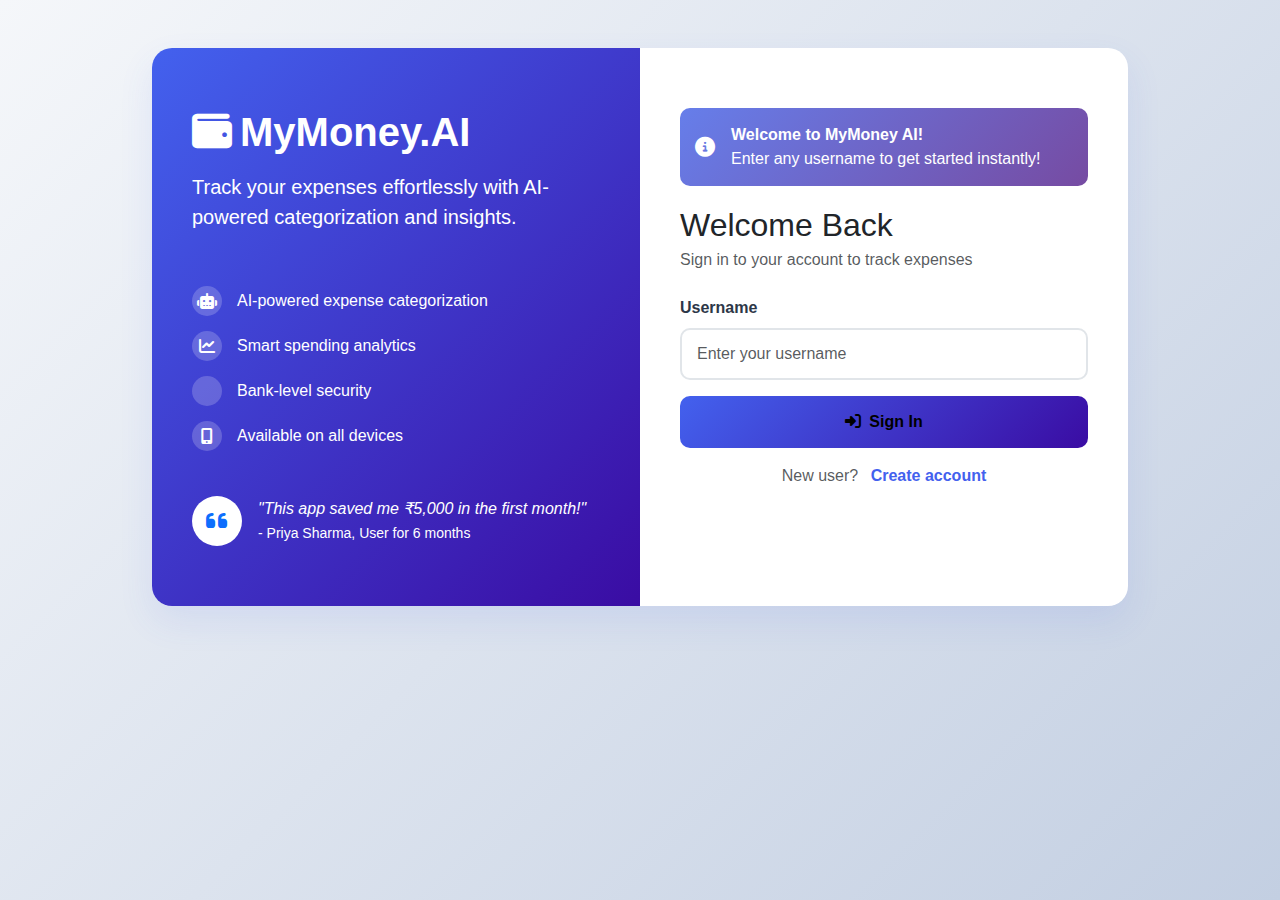
<file: index.html>
<!DOCTYPE html>
<html lang="en">
<head>
    <meta charset="UTF-8">
    <meta name="viewport" content="width=device-width, initial-scale=1.0">
    <title>MyMoney.Ai</title>
    <!-- Bootstrap 5 CSS -->
    <link href="https://cdn.jsdelivr.net/npm/bootstrap@5.3.0-alpha1/dist/css/bootstrap.min.css" rel="stylesheet">
    <!-- Font Awesome for icons -->
    <link rel="stylesheet" href="https://cdnjs.cloudflare.com/ajax/libs/font-awesome/6.4.0/css/all.min.css">
    <!-- Animate.css for animations -->
    <link rel="stylesheet" href="https://cdnjs.cloudflare.com/ajax/libs/animate.css/4.1.1/animate.min.css">
    <style>
        :root {
            --primary-color: #4361ee;
            --secondary-color: #3a0ca3;
            --success-color: #4cc9f0;
            --warning-color: #f8961e;
            --danger-color: #f72585;
            --info-color: #7209b7;
        }
        
        body {
            font-family: 'Segoe UI', Tahoma, Geneva, Verdana, sans-serif;
            background-color: #f8f9fa;
            height: 100vh;
            overflow: hidden;
            margin: 0;
            padding: 0;
        }
        
        .main-container {
            height: calc(100vh - 72px);
            margin: 0;
            padding: 0;
        }
        
        .navbar {
            box-shadow: 0 2px 10px rgba(0,0,0,0.1);
            height: 72px;
            flex-shrink: 0;
        }
        
        .sidebar {
            background: white;
            height: 100%;
            overflow-y: auto;
            border-right: 1px solid #eaeaea;
            display: flex;
            flex-direction: column;
        }
        
        .chat-container {
            height: 100%;
            display: flex;
            flex-direction: column;
            background: #f8fafc;
        }
        
        .chat-history {
            flex: 1;
            overflow-y: auto;
            padding: 20px;
            background: linear-gradient(to bottom, #ffffff, #f8fafc);
            min-height: 0;
        }
        
        .chat-input-container {
            padding: 20px;
            background: white;
            border-top: 1px solid #eaeaea;
            box-shadow: 0 -2px 10px rgba(0,0,0,0.05);
            flex-shrink: 0;
        }
        
        .chat-input {
            border-radius: 12px;
            border: 2px solid #e2e8f0;
            resize: none;
            padding: 12px 15px;
            font-size: 0.95rem;
            min-height: 50px;
            max-height: 150px;
        }
        
        .chat-input:focus {
            border-color: var(--primary-color);
            box-shadow: 0 0 0 3px rgba(67, 97, 238, 0.1);
        }
        
        .send-btn {
            background: var(--primary-color);
            color: white;
            border-radius: 12px;
            padding: 12px 24px;
            transition: all 0.3s;
            height: 50px;
            align-self: flex-end;
        }
        
        .send-btn:hover {
            background: var(--secondary-color);
            transform: translateY(-2px);
            box-shadow: 0 5px 15px rgba(67, 97, 238, 0.2);
        }
        
        .user-message {
            background: white;
            border-radius: 15px;
            padding: 15px 20px;
            margin-bottom: 15px;
            max-width: 75%;
            margin-left: auto;
            border: 1px solid #e2e8f0;
            box-shadow: 0 2px 8px rgba(0,0,0,0.05);
            word-wrap: break-word;
            overflow-wrap: break-word;
        }
        
        .ai-message {
            background: white;
            border-radius: 15px;
            padding: 15px 20px;
            margin-bottom: 15px;
            max-width: 75%;
            margin-right: auto;
            border-left: 4px solid var(--primary-color);
            box-shadow: 0 2px 8px rgba(0,0,0,0.05);
            word-wrap: break-word;
            overflow-wrap: break-word;
        }
        
        .date-header {
            text-align: center;
            color: #718096;
            font-size: 0.85rem;
            font-weight: 600;
            margin: 20px 0;
            position: relative;
        }
        
        .date-header:before {
            content: '';
            position: absolute;
            left: 0;
            top: 50%;
            width: 100%;
            height: 1px;
            background: #e2e8f0;
            z-index: 1;
        }
        
        .date-header span {
            background: #f8fafc;
            padding: 0 15px;
            position: relative;
            z-index: 2;
        }
        
        .category-icon {
            width: 40px;
            height: 40px;
            border-radius: 10px;
            display: flex;
            align-items: center;
            justify-content: center;
            margin-right: 12px;
            flex-shrink: 0;
        }
        
        .expense-category {
            display: inline-block;
            padding: 4px 12px;
            border-radius: 20px;
            font-size: 0.8rem;
            font-weight: 600;
            margin-right: 8px;
            margin-bottom: 8px;
        }
        
        .category-clothes {
            background: rgba(67, 97, 238, 0.1);
            color: #4361ee;
            border: 1px solid rgba(67, 97, 238, 0.2);
        }
        
        .category-food {
            background: rgba(76, 201, 240, 0.1);
            color: #4cc9f0;
            border: 1px solid rgba(76, 201, 240, 0.2);
        }
        
        .category-transport {
            background: rgba(248, 150, 30, 0.1);
            color: #f8961e;
            border: 1px solid rgba(248, 150, 30, 0.2);
        }
        
        .category-bills {
            background: rgba(114, 9, 183, 0.1);
            color: #7209b7;
            border: 1px solid rgba(114, 9, 183, 0.2);
        }
        
        .category-entertainment {
            background: rgba(247, 37, 133, 0.1);
            color: #f72585;
            border: 1px solid rgba(247, 37, 133, 0.2);
        }
        
        .category-electronics {
            background: rgba(42, 157, 143, 0.1);
            color: #2a9d8f;
            border: 1px solid rgba(42, 157, 143, 0.2);
        }
        
        .category-other {
            background: rgba(108, 117, 125, 0.1);
            color: #6c757d;
            border: 1px solid rgba(108, 117, 125, 0.2);
        }
        
        .expense-item {
            background: white;
            border-radius: 10px;
            padding: 12px 15px;
            margin-bottom: 10px;
            border-left: 4px solid #4361ee;
            box-shadow: 0 1px 3px rgba(0,0,0,0.05);
            transition: transform 0.2s;
        }
        
        .expense-item:hover {
            transform: translateY(-2px);
            box-shadow: 0 4px 12px rgba(0,0,0,0.08);
        }
        
        .stats-card {
            background: white;
            border-radius: 12px;
            padding: 15px;
            box-shadow: 0 2px 8px rgba(0,0,0,0.05);
            height: 100%;
        }
        
        .stats-card.clothes {
            border-top: 4px solid #4361ee;
        }
        
        .stats-card.food {
            border-top: 4px solid #4cc9f0;
        }
        
        .stats-card.other {
            border-top: 4px solid #f8961e;
        }
        
        .stats-card.total {
            border-top: 4px solid #7209b7;
            background: linear-gradient(135deg, #f8fafc, #ffffff);
        }
        
        .stats-card h6 {
            font-size: 0.9rem;
            color: #4a5568;
            margin-bottom: 8px;
        }
        
        .stats-card h4 {
            font-size: 1.5rem;
            font-weight: 700;
            color: #2d3748;
            margin-bottom: 10px;
        }
        
        .progress {
            height: 6px;
            border-radius: 3px;
            background-color: #e2e8f0;
        }
        
        .progress-bar {
            background-color: var(--primary-color);
            border-radius: 3px;
        }
        
        .loading {
            opacity: 0.6;
            pointer-events: none;
        }
        
        /* Custom Scrollbar Styling */
        .chat-history::-webkit-scrollbar {
            width: 8px;
        }
        
        .chat-history::-webkit-scrollbar-track {
            background: #f1f1f1;
            border-radius: 10px;
        }
        
        .chat-history::-webkit-scrollbar-thumb {
            background: #c1c1c1;
            border-radius: 10px;
        }
        
        .chat-history::-webkit-scrollbar-thumb:hover {
            background: #a1a1a1;
        }
        
        .sidebar::-webkit-scrollbar {
            width: 6px;
        }
        
        .sidebar::-webkit-scrollbar-track {
            background: #f1f1f1;
            border-radius: 10px;
        }
        
        .sidebar::-webkit-scrollbar-thumb {
            background: #c1c1c1;
            border-radius: 10px;
        }
        
        .sidebar::-webkit-scrollbar-thumb:hover {
            background: #a1a1a1;
        }
        
        /* Firefox scrollbar */
        .chat-history {
            scrollbar-width: thin;
            scrollbar-color: #c1c1c1 #f1f1f1;
        }
        
        .sidebar {
            scrollbar-width: thin;
            scrollbar-color: #c1c1c1 #f1f1f1;
        }
        
        /* Ensure proper layout */
        .row.h-100 {
            margin: 0;
            height: 100%;
        }
        
        .col-lg-4, .col-lg-8, .col-md-5, .col-md-7 {
            padding: 0;
            height: 100%;
        }
        
        .p-0 {
            height: 100%;
        }
        
        /* Recent expenses scrollable */
        #recent-expenses-container {
            max-height: 250px;
            overflow-y: auto;
            margin-bottom: 20px;
        }
        
        #recent-expenses-container::-webkit-scrollbar {
            width: 4px;
        }
        
        #recent-expenses-container::-webkit-scrollbar-track {
            background: #f1f1f1;
            border-radius: 10px;
        }
        
        #recent-expenses-container::-webkit-scrollbar-thumb {
            background: #c1c1c1;
            border-radius: 10px;
        }
        
        #recent-expenses-container::-webkit-scrollbar-thumb:hover {
            background: #a1a1a1;
        }
        
        /* Responsive adjustments */
        @media (max-width: 768px) {
            .main-container {
                height: auto;
                min-height: calc(100vh - 72px);
            }
            
            .sidebar, .chat-container {
                height: 50vh;
                min-height: 300px;
            }
            
            .user-message, .ai-message {
                max-width: 85%;
            }
            
            .chat-history {
                padding: 15px;
            }
            
            .chat-input-container {
                padding: 15px;
            }
        }
        
        /* Input group styling */
        .input-group {
            display: flex;
            align-items: flex-end;
        }
        
        .input-group .form-control {
            flex: 1;
        }
        
        /* Message content styling */
        .ai-message p, .user-message p {
            margin-bottom: 0;
            line-height: 1.5;
        }
        
        /* Alert styling inside messages */
        .ai-message .alert {
            margin-top: 10px;
            margin-bottom: 0;
            border-radius: 8px;
            padding: 8px 12px;
            font-size: 0.9rem;
        }
        
        /* Ensure chat scrolls to bottom on new messages */
        .chat-history {
            display: flex;
            flex-direction: column;
        }
        
        /* Navbar button spacing */
        .navbar .btn {
            margin-left: 8px;
        }
    </style>
</head>
<body>
    <!-- Navigation Bar -->
    <nav class="navbar navbar-expand-lg navbar-light bg-white shadow-sm">
        <div class="container-fluid">
            <a class="navbar-brand fw-bold text-primary" href="index.html">
                <i class="fas fa-wallet me-2"></i>MyMoney.Ai
            </a>
            <div class="d-flex align-items-center">
                <span class="me-3 d-none d-md-block">Total: <strong id="total-spent">₹0</strong></span>
                <!-- Dashboard button directly visible -->
                <a href="dashboard.html" class="btn btn-outline-primary me-2">
                    <i class="fas fa-chart-pie me-1"></i>Dashboard
                </a>
                <div class="dropdown">
                    <button class="btn btn-outline-primary dropdown-toggle" type="button" id="userMenu" data-bs-toggle="dropdown">
                        <i class="fas fa-user me-1"></i> <span id="username">User</span>
                    </button>
                    <ul class="dropdown-menu">
                        <li><a class="dropdown-item" href="#" onclick="logout()"><i class="fas fa-sign-out-alt me-2"></i>Logout</a></li>
                    </ul>
                </div>
            </div>
        </div>
    </nav>

    <!-- Main Container -->
    <div class="container-fluid main-container">
        <div class="row h-100">
            <!-- Sidebar with Expense History & Categories -->
            <div class="col-lg-4 col-md-5 p-0">
                <div class="sidebar p-3">
                    <h5 class="mb-3"><i class="fas fa-history me-2"></i>Recent Expenses</h5>
                    <div id="recent-expenses-container">
                        <div id="recent-expenses">
                            <div class="text-center py-4">
                                <div class="spinner-border text-primary" role="status">
                                    <span class="visually-hidden">Loading...</span>
                                </div>
                                <p class="mt-2 text-muted">Loading expenses...</p>
                            </div>
                        </div>
                    </div>
                    
                    <hr class="my-4">
                    
                    <h5 class="mb-3"><i class="fas fa-chart-pie me-2"></i>Spending by Category</h5>
                    <div class="row" id="category-cards">
                        <div class="col-6 mb-3">
                            <div class="stats-card clothes">
                                <h6><i class="fas fa-tshirt me-2"></i>Shopping</h6>
                                <h4 id="clothes-total">₹0</h4>
                                <div class="progress">
                                    <div class="progress-bar" id="clothes-progress" style="width: 0%"></div>
                                </div>
                            </div>
                        </div>
                        <div class="col-6 mb-3">
                            <div class="stats-card food">
                                <h6><i class="fas fa-utensils me-2"></i>Food</h6>
                                <h4 id="food-total">₹0</h4>
                                <div class="progress">
                                    <div class="progress-bar" id="food-progress" style="width: 0%"></div>
                                </div>
                            </div>
                        </div>
                        <div class="col-6 mb-3">
                            <div class="stats-card other">
                                <h6><i class="fas fa-car me-2"></i>Transport</h6>
                                <h4 id="transport-total">₹0</h4>
                                <div class="progress">
                                    <div class="progress-bar" id="transport-progress" style="width: 0%"></div>
                                </div>
                            </div>
                        </div>
                        <div class="col-6 mb-3">
                            <div class="stats-card total">
                                <h6><i class="fas fa-wallet me-2"></i>Total</h6>
                                <h4 id="overall-total">₹0</h4>
                                <small class="text-muted">This month</small>
                            </div>
                        </div>
                    </div>
                </div>
            </div>
            
            <!-- Chat Interface -->
            <div class="col-lg-8 col-md-7 p-0">
                <div class="chat-container">
                    <!-- Chat History -->
                    <div class="chat-history" id="chat-history">
                        <!-- Messages will be populated here -->
                    </div>
                    
                    <!-- Chat Input -->
                    <div class="chat-input-container">
                        <div class="input-group">
                            <textarea class="form-control chat-input" id="expense-input" rows="1" placeholder="Enter your expense in natural language, e.g., 'Today I bought a t-shirt for ₹400'..."></textarea>
                            <button class="btn send-btn ms-2" id="send-btn" type="button">
                                <i class="fas fa-paper-plane"></i>
                            </button>
                        </div>
                        <div class="mt-2 d-flex justify-content-between">
                            <small class="text-muted">Press Enter to send, Shift+Enter for new line</small>
                            <small class="text-muted"><i class="fas fa-lightbulb me-1"></i>Try: "Spent ₹120 on groceries"</small>
                        </div>
                    </div>
                </div>
            </div>
        </div>
    </div>

    <!-- Bootstrap JS Bundle with Popper -->
    <script src="https://cdn.jsdelivr.net/npm/bootstrap@5.3.0-alpha1/dist/js/bootstrap.bundle.min.js"></script>
    
    <script>
        // Configuration
        const BACKEND_URL = "https://aiexpensetracker-p7ux.onrender.com";
        
        // Get user_id from localStorage or use default
        let USER_ID = localStorage.getItem('user_id') || 'user_001';
        
        // DOM Elements
        const expenseInput = document.getElementById('expense-input');
        const sendButton = document.getElementById('send-btn');
        const chatHistory = document.getElementById('chat-history');
        const recentExpenses = document.getElementById('recent-expenses');
        const categoryCardsContainer = document.getElementById('category-cards');
        
        // Stats elements
        const clothesTotal = document.getElementById('clothes-total');
        const foodTotal = document.getElementById('food-total');
        const transportTotal = document.getElementById('transport-total');
        const overallTotal = document.getElementById('overall-total');
        const totalSpent = document.getElementById('total-spent');
        
        // Store category cards for dynamic updates
        let categoryCards = {};
        
        // ========================
        // Authentication Check
        // ========================
        
        function checkAuth() {
            const userId = localStorage.getItem('user_id');
            if (!userId) {
                window.location.href = 'login.html';
                return null;
            }
            return userId;
        }
        
        // ========================
        // Main Functions
        // ========================
        
        // Initialize the UI
        document.addEventListener('DOMContentLoaded', function() {
            USER_ID = checkAuth();
            if (!USER_ID) return;
            
            // Set username display
            const username = localStorage.getItem('username') || USER_ID;
            document.getElementById('username').textContent = username;
            
            showWelcomeMessage();
            loadExpenses();
            loadChatHistory();
            
            // Focus on input field
            setTimeout(() => {
                expenseInput.focus();
            }, 500);
        });
        
        // Show welcome message
        function showWelcomeMessage() {
            const welcomeMessage = `
                <div class="date-header">Today</div>
                <div class="ai-message animate__animated animate__fadeIn">
                    <div class="d-flex align-items-center mb-2">
                        <div class="category-icon bg-primary text-white">
                            <i class="fas fa-robot"></i>
                        </div>
                        <div>
                            <strong>MyMoney.Ai</strong>
                            <div class="text-muted" style="font-size: 0.8rem;">Just now</div>
                        </div>
                    </div>
                    <p>Hello! I'm your AI expense tracker. Tell me about your expenses in natural language, like <em>"Today I bought a t-shirt for ₹400"</em> or <em>"Spent ₹250 on lunch"</em>, and I'll categorize and record them for you.</p>
                    <div class="mt-2">
                        <span class="expense-category category-clothes">Shopping</span>
                        <span class="expense-category category-food">Food</span>
                        <span class="expense-category category-transport">Transport</span>
                        <span class="expense-category category-bills">Bills</span>
                        <span class="expense-category category-entertainment">Entertainment</span>
                        <span class="expense-category category-electronics">Electronics</span>
                        <span class="expense-category category-other">Other</span>
                    </div>
                </div>
            `;
            
            chatHistory.innerHTML = welcomeMessage;
            scrollToBottom();
        }
        
        // Scroll chat to bottom
        function scrollToBottom() {
            setTimeout(() => {
                chatHistory.scrollTop = chatHistory.scrollHeight;
            }, 100);
        }
        
        // Load expenses from backend - FIXED for old data
        async function loadExpenses() {
            try {
                console.log('Fetching expenses for user:', USER_ID);
                console.log('URL:', `${BACKEND_URL}/expenses?user_id=${USER_ID}`);
                
                const response = await fetch(`${BACKEND_URL}/expenses?user_id=${USER_ID}`);
                
                if (!response.ok) {
                    throw new Error(`HTTP error! Status: ${response.status}`);
                }
                
                const data = await response.json();
                console.log('Full response data:', data);
                
                const expenses = data.expenses || [];
                console.log('Number of expenses found:', expenses.length);
                
                if (expenses.length === 0) {
                    updateEmptyState();
                } else {
                    updateExpensesUI(expenses);
                    updateCategoryTotals(expenses);
                    updateRecentExpenses(expenses);
                }
            } catch (error) {
                console.error('Error loading expenses:', error);
                showErrorState(error.message);
            }
        }
        
        // Update empty state
        function updateEmptyState() {
            recentExpenses.innerHTML = `
                <div class="alert alert-info">
                    <i class="fas fa-info-circle me-2"></i>
                    No expenses recorded yet. Start by adding one via chat!
                </div>
            `;
            
            clothesTotal.textContent = '₹0';
            foodTotal.textContent = '₹0';
            transportTotal.textContent = '₹0';
            overallTotal.textContent = '₹0';
            totalSpent.textContent = '₹0';
        }
        
        // Show error state
        function showErrorState(errorMsg) {
            recentExpenses.innerHTML = `
                <div class="alert alert-warning">
                    <i class="fas fa-exclamation-triangle me-2"></i>
                    <strong>Connection Error</strong><br>
                    ${errorMsg}<br>
                    <small>Backend URL: ${BACKEND_URL}</small>
                    <br><br>
                    <button class="btn btn-sm btn-primary" onclick="loadExpenses()">
                        <i class="fas fa-sync-alt me-1"></i> Retry
                    </button>
                </div>
            `;
        }
        
        // Update expenses UI
        function updateExpensesUI(expenses) {
            let total = 0;
            expenses.forEach(expense => {
                // expense structure: [id, user_id, date, category, amount, description]
                const amount = expense[4] || 0;
                total += amount;
            });
            
            overallTotal.textContent = `₹${total.toFixed(2)}`;
            totalSpent.textContent = `₹${total.toFixed(2)}`;
        }
        
        // Update category totals with dynamic category creation
        function updateCategoryTotals(expenses) {
            // Reset category cards
            categoryCards = {
                "Shopping": 0,
                "Food": 0,
                "Transport": 0,
                "Bills": 0,
                "Entertainment": 0,
                "Electronics": 0,
                "Other": 0
            };
            
            // Calculate totals for each category from expenses
            expenses.forEach(expense => {
                // expense structure: [id, user_id, date, category, amount, description]
                const category = (expense[3] || "Other").trim();
                const amount = expense[4] || 0;
                
                // Normalize category names
                const normalizedCategory = normalizeCategory(category);
                
                if (categoryCards.hasOwnProperty(normalizedCategory)) {
                    categoryCards[normalizedCategory] += amount;
                } else {
                    // Add new category if not exists
                    categoryCards[normalizedCategory] = amount;
                }
            });
            
            // Update or create category cards
            updateCategoryCardsUI();
        }
        
        // Update category cards UI
        function updateCategoryCardsUI() {
            // Clear existing cards except the first 4 (Shopping, Food, Transport, Total)
            const existingCards = categoryCardsContainer.querySelectorAll('.stats-card');
            for (let i = 4; i < existingCards.length; i++) {
                if (existingCards[i].parentElement) {
                    existingCards[i].parentElement.remove();
                }
            }
            
            // Calculate total for percentages
            let total = 0;
            for (const category in categoryCards) {
                total += categoryCards[category];
            }
            
            // Update main categories
            clothesTotal.textContent = `₹${categoryCards["Shopping"].toFixed(2)}`;
            foodTotal.textContent = `₹${categoryCards["Food"].toFixed(2)}`;
            transportTotal.textContent = `₹${categoryCards["Transport"].toFixed(2)}`;
            
            // Update progress bars for main categories
            if (total > 0) {
                const shoppingPercent = (categoryCards["Shopping"] / total) * 100;
                const foodPercent = (categoryCards["Food"] / total) * 100;
                const transportPercent = (categoryCards["Transport"] / total) * 100;
                
                document.getElementById('clothes-progress').style.width = `${shoppingPercent}%`;
                document.getElementById('food-progress').style.width = `${foodPercent}%`;
                document.getElementById('transport-progress').style.width = `${transportPercent}%`;
            }
            
            // Add other categories (except main ones)
            const mainCategories = ["Shopping", "Food", "Transport"];
            let categoryIndex = 0;
            
            for (const category in categoryCards) {
                if (!mainCategories.includes(category) && categoryCards[category] > 0) {
                    addCategoryCard(category, categoryCards[category], total, categoryIndex);
                    categoryIndex++;
                }
            }
        }
        
        // Add a new category card
        function addCategoryCard(category, amount, total, index) {
            const percentage = total > 0 ? (amount / total) * 100 : 0;
            const categoryClass = getCategoryClass(category);
            const icon = getCategoryIcon(category);
            
            const cardHTML = `
                <div class="col-6 mb-3">
                    <div class="stats-card ${categoryClass}">
                        <h6><i class="${icon} me-2"></i>${category}</h6>
                        <h4>₹${amount.toFixed(2)}</h4>
                        <div class="progress">
                            <div class="progress-bar" style="width: ${percentage}%"></div>
                        </div>
                    </div>
                </div>
            `;
            
            // Insert before the Total card (which is the 4th card)
            const totalCard = categoryCardsContainer.children[3];
            if (totalCard) {
                totalCard.insertAdjacentHTML('beforebegin', cardHTML);
            }
        }
        
        // Enhanced category normalization
        function normalizeCategory(category) {
            const lowerCategory = category.toLowerCase();
            
            if (lowerCategory.includes('clothes') || lowerCategory.includes('clothing') || 
                lowerCategory.includes('shirt') || lowerCategory.includes('shopping') || 
                lowerCategory.includes('sari') || lowerCategory.includes('dress') ||
                lowerCategory.includes('t-shirt') || lowerCategory.includes('jeans')) {
                return "Shopping";
            } else if (lowerCategory.includes('food') || lowerCategory.includes('dining') || 
                      lowerCategory.includes('lunch') || lowerCategory.includes('dinner') || 
                      lowerCategory.includes('grocer') || lowerCategory.includes('restaurant') || 
                      lowerCategory.includes('meal') || lowerCategory.includes('breakfast') ||
                      lowerCategory.includes('snack') || lowerCategory.includes('coffee')) {
                return "Food";
            } else if (lowerCategory.includes('transport') || lowerCategory.includes('travel') || 
                      lowerCategory.includes('taxi') || lowerCategory.includes('bus') || 
                      lowerCategory.includes('fuel') || lowerCategory.includes('auto') || 
                      lowerCategory.includes('cab') || lowerCategory.includes('metro') ||
                      lowerCategory.includes('train') || lowerCategory.includes('flight')) {
                return "Transport";
            } else if (lowerCategory.includes('bills') || lowerCategory.includes('utilities') || 
                      lowerCategory.includes('electric') || lowerCategory.includes('water') || 
                      lowerCategory.includes('rent') || lowerCategory.includes('internet') || 
                      lowerCategory.includes('phone') || lowerCategory.includes('electricity')) {
                return "Bills";
            } else if (lowerCategory.includes('entertain') || lowerCategory.includes('movie') || 
                      lowerCategory.includes('game') || lowerCategory.includes('concert') || 
                      lowerCategory.includes('streaming') || lowerCategory.includes('netflix') ||
                      lowerCategory.includes('amazon prime') || lowerCategory.includes('music')) {
                return "Entertainment";
            } else if (lowerCategory.includes('electron') || lowerCategory.includes('phone') || 
                      lowerCategory.includes('laptop') || lowerCategory.includes('computer') || 
                      lowerCategory.includes('smartphone') || lowerCategory.includes('tablet') ||
                      lowerCategory.includes('headphone') || lowerCategory.includes('charger') ||
                      lowerCategory.includes('camera') || lowerCategory.includes('tv')) {
                return "Electronics";
            } else if (lowerCategory.includes('stationary') || lowerCategory.includes('pen') || 
                      lowerCategory.includes('book') || lowerCategory.includes('paper') || 
                      lowerCategory.includes('notebook') || lowerCategory.includes('pencil')) {
                return "Stationary";
            } else if (lowerCategory.includes('health') || lowerCategory.includes('medical') || 
                      lowerCategory.includes('doctor') || lowerCategory.includes('medicine') || 
                      lowerCategory.includes('hospital') || lowerCategory.includes('pharmacy')) {
                return "Health";
            } else if (lowerCategory.includes('education') || lowerCategory.includes('course') || 
                      lowerCategory.includes('tuition') || lowerCategory.includes('book') || 
                      lowerCategory.includes('college') || lowerCategory.includes('school')) {
                return "Education";
            } else if (lowerCategory.includes('travel') || lowerCategory.includes('flight') || 
                      lowerCategory.includes('hotel') || lowerCategory.includes('vacation') || 
                      lowerCategory.includes('trip') || lowerCategory.includes('tour')) {
                return "Travel";
            } else {
                // Return the original category name (capitalized)
                return category.charAt(0).toUpperCase() + category.slice(1).toLowerCase();
            }
        }
        
        // Update recent expenses list with scrollable container
        function updateRecentExpenses(expenses) {
            recentExpenses.innerHTML = '';
            
            if (expenses.length === 0) {
                recentExpenses.innerHTML = `
                    <div class="alert alert-info">
                        <i class="fas fa-info-circle me-2"></i>
                        No expenses recorded yet.
                    </div>
                `;
                return;
            }
            
            // Sort by date (newest first)
            const sortedExpenses = [...expenses].sort((a, b) => {
                return new Date(b[2]) - new Date(a[2]); // date is at index 2
            }).slice(0, 10); // Show only 10 most recent
            
            sortedExpenses.forEach(expense => {
                // expense structure: [id, user_id, date, category, amount, description]
                const category = expense[3] || "Other";
                const description = expense[5] || "Expense";
                const amount = expense[4] || 0;
                const date = expense[2] || new Date().toISOString().split('T')[0];
                
                const categoryClass = getCategoryClass(category);
                
                const expenseItem = document.createElement('div');
                expenseItem.className = 'expense-item animate__animated animate__fadeIn';
                expenseItem.innerHTML = `
                    <div class="d-flex justify-content-between align-items-start">
                        <div>
                            <span class="badge ${getBadgeClass(category)} mb-1">${category}</span>
                            <h6 class="mb-1 fw-bold">${description}</h6>
                            <small class="text-muted">${formatDate(date)}</small>
                        </div>
                        <div class="text-end">
                            <h6 class="text-danger mb-0 fw-bold">₹${amount.toFixed(2)}</h6>
                        </div>
                    </div>
                `;
                
                recentExpenses.appendChild(expenseItem);
            });
            
            // Scroll to top of recent expenses
            const container = document.getElementById('recent-expenses-container');
            container.scrollTop = 0;
        }
        
        // Load chat history from backend
        async function loadChatHistory() {
            try {
                console.log('Fetching chat history from:', `${BACKEND_URL}/memory/${USER_ID}`);
                
                const response = await fetch(`${BACKEND_URL}/memory/${USER_ID}`);
                if (!response.ok) {
                    console.log('No chat history found or error loading');
                    return;
                }
                
                const data = await response.json();
                const memories = data.memories || [];
                console.log('Chat history received:', memories.length, 'memories');
                
                displayChatHistory(memories);
            } catch (error) {
                console.error('Error loading chat history:', error);
                // Don't show error for chat history, it's okay if empty
            }
        }
        
        // Display chat history
        function displayChatHistory(memories) {
            if (memories.length === 0) return;
            
            // Group memories by date
            const memoriesByDate = {};
            memories.forEach(memory => {
                // memory structure: [id, user_id, role, memory_text, timestamp]
                const date = memory[4] ? memory[4].split('T')[0] : new Date().toISOString().split('T')[0];
                if (!memoriesByDate[date]) {
                    memoriesByDate[date] = [];
                }
                memoriesByDate[date].push(memory);
            });
            
            // Display memories in reverse chronological order
            const dates = Object.keys(memoriesByDate).sort((a, b) => new Date(b) - new Date(a));
            
            dates.forEach(date => {
                const isToday = date === new Date().toISOString().split('T')[0];
                const dateHeader = isToday ? 'Today' : formatDate(date);
                
                // Add date header if not today (today already has header)
                if (!isToday) {
                    const headerDiv = document.createElement('div');
                    headerDiv.className = 'date-header';
                    headerDiv.textContent = dateHeader;
                    chatHistory.appendChild(headerDiv);
                }
                
                // Add messages for this date
                memoriesByDate[date].forEach(memory => {
                    const role = memory[2]; // 'user' or 'assistant'
                    const content = memory[3]; // message content
                    const timestamp = memory[4]; // timestamp
                    
                    if (role === 'user') {
                        addUserMessage(content, timestamp);
                    } else {
                        addAIMessage(content, timestamp);
                    }
                });
            });
            
            scrollToBottom();
        }
        
        // Send expense message to backend
       // Send expense message to backend - FIXED VERSION
async function sendExpenseMessage() {
    const text = expenseInput.value.trim();
    if (!text) return;
    
    // Disable input during processing
    expenseInput.disabled = true;
    sendButton.disabled = true;
    expenseInput.classList.add('loading');
    
    // Add user message to chat
    addUserMessage(text);
    
    // Clear input
    expenseInput.value = '';
    
    try {
        console.log('Sending message to chatbot:', text);
        
        // Send to backend using JSON format
        const response = await fetch(`${BACKEND_URL}/chatbot/${USER_ID}`, {
            method: 'POST',
            headers: {
                'Content-Type': 'application/json',
            },
            body: JSON.stringify({
                user_input: text
            })
        });
        
        console.log('Response status:', response.status);
        
        if (!response.ok) {
            let errorDetails = '';
            try {
                const errorData = await response.json();
                errorDetails = JSON.stringify(errorData);
            } catch (e) {
                errorDetails = response.statusText;
            }
            throw new Error(`Server error: ${response.status} - ${errorDetails}`);
        }
        
        const data = await response.json();
        console.log('Chatbot response data:', data);
        
        // FIXED: Handle the response properly
        let responseText = '';
        
        // Check if response is an array (from the JSON structure)
        if (Array.isArray(data.response)) {
            // Parse the array structure to extract the text
            const messageArray = data.response;
            if (messageArray.length > 0 && messageArray[0].text) {
                responseText = messageArray[0].text;
            } else {
                responseText = JSON.stringify(data.response);
            }
        } 
        // Check if response is an object with a text property
        else if (data.response && typeof data.response === 'object' && data.response.text) {
            responseText = data.response.text;
        }
        // Check if response is a simple string
        else if (typeof data.response === 'string') {
            responseText = data.response;
        }
        // Fallback
        else {
            responseText = "Expense added successfully!";
        }
        
        // Clean up [Object object] responses
        if (responseText.includes('[object') || responseText.includes('[Object')) {
            try {
                const parsed = JSON.parse(responseText);
                if (parsed.text) {
                    responseText = parsed.text;
                } else if (parsed.content) {
                    responseText = parsed.content;
                }
            } catch (e) {
                // If parsing fails, try to extract text using regex
                const textMatch = responseText.match(/"text"\s*:\s*"([^"]+)"/);
                if (textMatch) {
                    responseText = textMatch[1];
                }
            }
        }
        
        // Enhanced response message for expense additions
        if (text.toLowerCase().includes('bought') || text.toLowerCase().includes('spent') || 
            text.toLowerCase().includes('paid') || text.toLowerCase().includes('purchased')) {
            
            // Extract details from the user's message
            const amountMatch = text.match(/₹(\d+(?:\.\d{1,2})?)/) || text.match(/(\d+(?:\.\d{1,2})?)\s*(?:rs|rupees)/i);
            const amount = amountMatch ? amountMatch[1] : '';
            
            // Create a detailed response
            const today = new Date();
            const formattedDate = today.toLocaleDateString('en-IN', {
                weekday: 'long',
                year: 'numeric',
                month: 'long',
                day: 'numeric'
            });
            
            // If it's a simple "Expense added" message, enhance it
            if (responseText.toLowerCase().includes('expense added') || 
                responseText.toLowerCase().includes('successfully')) {
                
                // Extract category from normalized text
                const normalizedCategory = normalizeCategory(text);
                const categoryIcon = getCategoryIcon(normalizedCategory);
                
                responseText = `
                    ✅ <strong>Expense Recorded Successfully!</strong><br><br>
                    📝 <strong>Details:</strong><br>
                    • <strong>Item:</strong> ${text.split('for')[0]?.trim() || 'Purchase'}<br>
                    • <strong>Amount:</strong> ₹${amount || '(amount added)'}<br>
                    • <strong>Category:</strong> <span class="badge ${getBadgeClass(normalizedCategory)}">${normalizedCategory}</span><br>
                    • <strong>Date:</strong> ${formattedDate}<br><br>
                    💡 <em>Your expense has been categorized and saved to your history.</em>
                `;
            }
        }
        
        // Add AI response
        addAIMessage(responseText);
        
        // Reload expenses to update sidebar
        await loadExpenses();
        
    } catch (error) {
        console.error('Error sending message:', error);
        
        // Show user-friendly error message
        let userErrorMessage = `Sorry, I encountered an error: ${error.message}.`;
        
        // Suggest common fixes for 422 error
        if (error.message.includes('422')) {
            userErrorMessage = `
                <p>I couldn't process that format. Try these examples:</p>
                <ul class="mb-0">
                    <li>"Bought a t-shirt for ₹200"</li>
                    <li>"Spent ₹150 on lunch"</li>
                    <li>"Paid ₹500 for groceries today"</li>
                    <li>"Taxi ride cost ₹300"</li>
                </ul>
            `;
        }
        
        addAIMessage(userErrorMessage);
    } finally {
        // Re-enable input
        expenseInput.disabled = false;
        sendButton.disabled = false;
        expenseInput.classList.remove('loading');
        expenseInput.focus();
        scrollToBottom();
    }
}
        
        // Add user message to chat
        function addUserMessage(text, timestamp = null) {
            const messageDiv = document.createElement('div');
            messageDiv.className = 'user-message animate__animated animate__fadeIn';
            
            const time = timestamp ? formatTime(timestamp) : 'Just now';
            
            messageDiv.innerHTML = `
                <div class="d-flex align-items-center mb-2">
                    <div class="category-icon bg-success text-white">
                        <i class="fas fa-user"></i>
                    </div>
                    <div>
                        <strong>You</strong>
                        <div class="text-muted" style="font-size: 0.8rem;">${time}</div>
                    </div>
                </div>
                <p class="mb-0">${escapeHtml(text)}</p>
            `;
            
            chatHistory.appendChild(messageDiv);
            scrollToBottom();
        }
        
        // Add AI message to chat
        function addAIMessage(text, timestamp = null) {
            const messageDiv = document.createElement('div');
            messageDiv.className = 'ai-message animate__animated animate__fadeIn';
            
            const time = timestamp ? formatTime(timestamp) : 'Just now';
            
            messageDiv.innerHTML = `
                <div class="d-flex align-items-center mb-2">
                    <div class="category-icon bg-primary text-white">
                        <i class="fas fa-robot"></i>
                    </div>
                    <div>
                        <strong>MyMoney.Ai</strong>
                        <div class="text-muted" style="font-size: 0.8rem;">${time}</div>
                    </div>
                </div>
                <div>${text}</div>
            `;
            
            chatHistory.appendChild(messageDiv);
            scrollToBottom();
        }
        
        // Utility functions
        function getCategoryClass(category) {
            const normalized = normalizeCategory(category);
            switch(normalized) {
                case 'Shopping': return 'clothes';
                case 'Food': return 'food';
                case 'Transport': return 'other';
                case 'Bills': return 'other';
                case 'Entertainment': return 'other';
                case 'Electronics': return 'other';
                case 'Stationary': return 'other';
                case 'Health': return 'other';
                case 'Education': return 'other';
                case 'Travel': return 'other';
                default: return 'other';
            }
        }
        
        function getBadgeClass(category) {
            const normalized = normalizeCategory(category);
            switch(normalized) {
                case 'Shopping': return 'bg-primary';
                case 'Food': return 'bg-success';
                case 'Transport': return 'bg-warning';
                case 'Bills': return 'bg-info';
                case 'Entertainment': return 'bg-purple';
                case 'Electronics': return 'bg-secondary';
                case 'Stationary': return 'bg-dark';
                case 'Health': return 'bg-danger';
                case 'Education': return 'bg-info';
                case 'Travel': return 'bg-warning';
                default: return 'bg-secondary';
            }
        }
        
        function getCategoryIcon(category) {
            const normalized = normalizeCategory(category);
            switch(normalized) {
                case 'Shopping': return 'fas fa-tshirt';
                case 'Food': return 'fas fa-utensils';
                case 'Transport': return 'fas fa-car';
                case 'Bills': return 'fas fa-file-invoice-dollar';
                case 'Entertainment': return 'fas fa-film';
                case 'Electronics': return 'fas fa-laptop';
                case 'Stationary': return 'fas fa-pen';
                case 'Health': return 'fas fa-heartbeat';
                case 'Education': return 'fas fa-graduation-cap';
                case 'Travel': return 'fas fa-plane';
                default: return 'fas fa-shopping-bag';
            }
        }
        
        function formatDate(dateString) {
            const date = new Date(dateString);
            const now = new Date();
            const diffTime = Math.abs(now - date);
            const diffDays = Math.floor(diffTime / (1000 * 60 * 60 * 24));
            
            if (diffDays === 0) return 'Today';
            if (diffDays === 1) return 'Yesterday';
            if (diffDays < 7) return `${diffDays} days ago`;
            
            return date.toLocaleDateString('en-IN', {
                day: 'numeric',
                month: 'short',
                year: 'numeric'
            });
        }
        
        function formatTime(dateTimeString) {
            const date = new Date(dateTimeString);
            return date.toLocaleTimeString('en-IN', {
                hour: '2-digit',
                minute: '2-digit'
            });
        }
        
        function escapeHtml(text) {
            const div = document.createElement('div');
            div.textContent = text;
            return div.innerHTML;
        }
        
        function logout() {
            // Clear user data
            localStorage.removeItem('user_id');
            localStorage.removeItem('username');
            localStorage.removeItem('user_email');
            
            alert('Logged out successfully!');
            window.location.href = 'login.html';
        }
        
        // Event Listeners
        sendButton.addEventListener('click', sendExpenseMessage);
        
        expenseInput.addEventListener('keypress', function(e) {
            if (e.key === 'Enter' && !e.shiftKey) {
                e.preventDefault();
                sendExpenseMessage();
            }
        });
        
        // Auto-resize textarea
        expenseInput.addEventListener('input', function() {
            this.style.height = 'auto';
            const newHeight = Math.min(this.scrollHeight, 150);
            this.style.height = newHeight + 'px';
        });
        
        // Initialize textarea height
        expenseInput.style.height = 'auto';
        expenseInput.style.height = expenseInput.scrollHeight + 'px';
        
        // Auto-scroll to bottom when page loads
        setTimeout(() => {
            scrollToBottom();
        }, 300);
    </script>
</body>
</html>
</file>
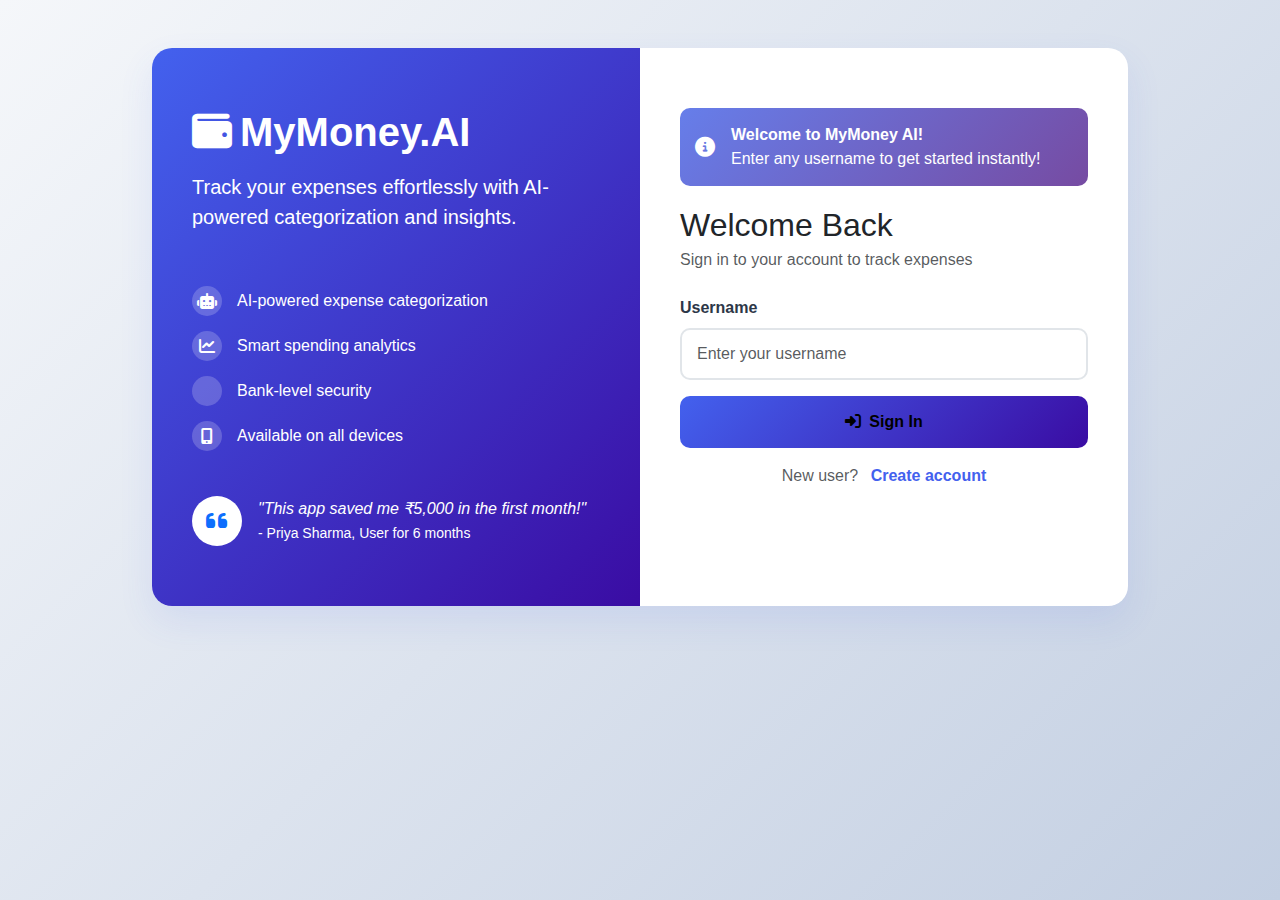
<file: login.html>
<!DOCTYPE html>
<html lang="en">
<head>
    <meta charset="UTF-8">
    <meta name="viewport" content="width=device-width, initial-scale=1.0">
    <title>Login - MyMoney AI</title>
    <!-- Bootstrap 5 CSS -->
    <link href="https://cdn.jsdelivr.net/npm/bootstrap@5.3.0-alpha1/dist/css/bootstrap.min.css" rel="stylesheet">
    <!-- Bootstrap Icons -->
    <link rel="stylesheet" href="https://cdnjs.cloudflare.com/ajax/libs/font-awesome/6.4.0/css/all.min.css">
    <style>
        :root {
            --primary-color: #4361ee;
            --secondary-color: #3a0ca3;
            --gradient: linear-gradient(135deg, #4361ee, #3a0ca3);
        }
        
        body {
            background: linear-gradient(135deg, #f5f7fa 0%, #c3cfe2 100%);
            min-height: 100vh;
            font-family: 'Segoe UI', Tahoma, Geneva, Verdana, sans-serif;
        }
        
        .auth-container {
            max-width: 1200px;
            margin: 0 auto;
        }
        
        .auth-card {
            background: white;
            border-radius: 20px;
            overflow: hidden;
            box-shadow: 0 15px 35px rgba(67, 97, 238, 0.1);
            transition: transform 0.3s, box-shadow 0.3s;
        }
        
        .auth-card:hover {
            transform: translateY(-5px);
            box-shadow: 0 20px 40px rgba(67, 97, 238, 0.15);
        }
        
        .auth-left {
            background: var(--gradient);
            color: white;
            padding: 60px 40px;
            display: flex;
            flex-direction: column;
            justify-content: center;
        }
        
        .auth-right {
            padding: 60px 40px;
        }
        
        .logo {
            font-size: 2.5rem;
            font-weight: 700;
            margin-bottom: 1rem;
        }
        
        .form-control {
            padding: 12px 15px;
            border: 2px solid #e1e5e9;
            border-radius: 10px;
            transition: all 0.3s;
        }
        
        .form-control:focus {
            border-color: var(--primary-color);
            box-shadow: 0 0 0 3px rgba(67, 97, 238, 0.1);
        }
        
        .form-label {
            font-weight: 600;
            color: #2d3748;
            margin-bottom: 8px;
        }
        
        .auth-btn {
            background: var(--gradient);
            border: none;
            padding: 14px 30px;
            border-radius: 10px;
            font-weight: 600;
            font-size: 1rem;
            transition: all 0.3s;
        }
        
        .auth-btn:hover {
            transform: translateY(-2px);
            box-shadow: 0 10px 20px rgba(67, 97, 238, 0.2);
        }
        
        .divider {
            display: flex;
            align-items: center;
            text-align: center;
            margin: 25px 0;
        }
        
        .divider::before,
        .divider::after {
            content: '';
            flex: 1;
            border-bottom: 1px solid #e2e8f0;
        }
        
        .divider span {
            padding: 0 15px;
            color: #718096;
            font-size: 0.9rem;
        }
        
        .feature-list {
            list-style: none;
            padding: 0;
            margin: 30px 0;
        }
        
        .feature-list li {
            margin-bottom: 15px;
            display: flex;
            align-items: center;
        }
        
        .feature-list i {
            background: rgba(255, 255, 255, 0.2);
            width: 30px;
            height: 30px;
            border-radius: 50%;
            display: flex;
            align-items: center;
            justify-content: center;
            margin-right: 15px;
        }
        
        .auth-link {
            color: var(--primary-color);
            text-decoration: none;
            font-weight: 600;
            transition: color 0.3s;
        }
        
        .auth-link:hover {
            color: var(--secondary-color);
            text-decoration: underline;
        }
        
        .password-toggle {
            position: absolute;
            right: 15px;
            top: 50%;
            transform: translateY(-50%);
            background: none;
            border: none;
            color: #718096;
            cursor: pointer;
        }
        
        .password-container {
            position: relative;
        }
        
        @keyframes fadeIn {
            from { opacity: 0; transform: translateY(20px); }
            to { opacity: 1; transform: translateY(0); }
        }
        
        .fade-in {
            animation: fadeIn 0.5s ease-out;
        }
        
        .alert {
            border-radius: 10px;
            border: none;
        }
        
        /* Demo alert */
        .demo-alert {
            background: linear-gradient(135deg, #667eea 0%, #764ba2 100%);
            color: white;
            border-radius: 10px;
            padding: 15px;
            margin-bottom: 20px;
        }
        
        @media (max-width: 992px) {
            .auth-left {
                padding: 40px 30px;
            }
            
            .auth-right {
                padding: 40px 30px;
            }
        }
        
        @media (max-width: 768px) {
            .auth-card {
                border-radius: 15px;
            }
            
            .auth-left, .auth-right {
                padding: 40px 25px;
            }
        }
    </style>
</head>
<body>
    <!-- Login Page -->
    <div class="container-fluid auth-container py-5" id="login-page">
        <div class="row justify-content-center">
            <div class="col-xl-10">
                <div class="auth-card fade-in">
                    <div class="row g-0">
                        <!-- Left Side - Info -->
                        <div class="col-lg-6 d-none d-lg-block">
                            <div class="auth-left">
                                <h1 class="logo">
                                    <i class="fas fa-wallet me-2"></i>MyMoney.AI
                                </h1>
                                <p class="lead mb-4">Track your expenses effortlessly with AI-powered categorization and insights.</p>
                                
                                <ul class="feature-list">
                                    <li>
                                        <i class="fas fa-robot"></i>
                                        <span>AI-powered expense categorization</span>
                                    </li>
                                    <li>
                                        <i class="fas fa-chart-line"></i>
                                        <span>Smart spending analytics</span>
                                    </li>
                                    <li>
                                        <i class="fas fa-shield-check"></i>
                                        <span>Bank-level security</span>
                                    </li>
                                    <li>
                                        <i class="fas fa-mobile-alt"></i>
                                        <span>Available on all devices</span>
                                    </li>
                                </ul>
                                
                                <div class="mt-auto">
                                    <div class="d-flex align-items-center">
                                        <div class="rounded-circle bg-white text-primary d-flex align-items-center justify-content-center me-3" style="width: 50px; height: 50px;">
                                            <i class="fas fa-quote-left fs-4"></i>
                                        </div>
                                        <div>
                                            <p class="mb-0 fst-italic">"This app saved me ₹5,000 in the first month!"</p>
                                            <small>- Priya Sharma, User for 6 months</small>
                                        </div>
                                    </div>
                                </div>
                            </div>
                        </div>
                        
                        <!-- Right Side - Login Form -->
                        <div class="col-lg-6">
                            <div class="auth-right">
                                <!-- Demo Credentials Alert -->
                                <div class="demo-alert">
                                    <div class="d-flex align-items-center">
                                        <i class="fas fa-info-circle me-3 fs-5"></i>
                                        <div>
                                            <strong>Welcome to MyMoney AI!</strong><br>
                                            Enter any username to get started instantly!
                                        </div>
                                    </div>
                                </div>
                                
                                <h2 class="mb-1">Welcome Back</h2>
                                <p class="text-muted mb-4">Sign in to your account to track expenses</p>
                                            
                                <!-- Login Form -->
                                <form id="loginForm">
                                    <!-- Username -->
                                    <div class="mb-3">
                                        <label for="loginUsername" class="form-label">Username</label>
                                        <input type="text" class="form-control" id="loginUsername" placeholder="Enter your username" required>
                                        <div class="invalid-feedback">
                                            Please enter a username.
                                        </div>
                                    </div>
                                    
                                    <!-- Error Message Container -->
                                    <div id="loginError" class="alert alert-danger d-none">
                                        <i class="fas fa-exclamation-circle me-2"></i>
                                        <span id="errorMessage"></span>
                                    </div>
                                    
                                    <!-- Submit Button -->
                                    <button type="submit" class="auth-btn btn-primary w-100 mb-3">
                                        <i class="fas fa-sign-in-alt me-2"></i>Sign In
                                    </button>
                                    
                                    <!-- Register Link -->
                                    <div class="text-center">
                                        <span class="text-muted">New user?</span>
                                        <a href="#" class="auth-link ms-2" onclick="showPage('register-page')">Create account</a>
                                    </div>
                                </form>
                            </div>
                        </div>
                    </div>
                </div>
            </div>
        </div>
    </div>
    
    <!-- Registration Page (Hidden by Default) -->
    <div class="container-fluid auth-container py-5" id="register-page" style="display: none;">
        <div class="row justify-content-center">
            <div class="col-xl-10">
                <div class="auth-card fade-in">
                    <div class="row g-0">
                        <!-- Left Side - Info -->
                        <div class="col-lg-6 d-none d-lg-block">
                            <div class="auth-left">
                                <h1 class="logo">
                                    <i class="fas fa-wallet me-2"></i>MyMoney.AI
                                </h1>
                                <p class="lead mb-4">Join thousands who are saving money with smart expense tracking.</p>
                                
                                <ul class="feature-list">
                                    <li>
                                        <i class="fas fa-money-bill-wave"></i>
                                        <span>Track expenses in multiple currencies</span>
                                    </li>
                                    <li>
                                        <i class="fas fa-bell"></i>
                                        <span>Smart spending alerts</span>
                                    </li>
                                    <li>
                                        <i class="fas fa-file-export"></i>
                                        <span>Export reports as PDF/Excel</span>
                                    </li>
                                    <li>
                                        <i class="fas fa-cloud"></i>
                                        <span>Cloud backup & sync</span>
                                    </li>
                                </ul>
                                
                                <div class="mt-auto">
                                    <div class="d-flex align-items-center">
                                        <div class="rounded-circle bg-white text-primary d-flex align-items-center justify-content-center me-3" style="width: 50px; height: 50px;">
                                            <i class="fas fa-star fs-4"></i>
                                        </div>
                                        <div>
                                            <p class="mb-0 fst-italic">"The AI categorization is incredibly accurate!"</p>
                                            <small>- Raj Patel, User for 1 year</small>
                                        </div>
                                    </div>
                                </div>
                            </div>
                        </div>
                        
                        <!-- Right Side - Registration Form -->
                        <div class="col-lg-6">
                            <div class="auth-right">
                                <div class="d-flex justify-content-between align-items-center mb-4">
                                    <div>
                                        <h2 class="mb-1">Create Account</h2>
                                        <p class="text-muted mb-0">Start your journey to better financial management</p>
                                    </div>
                                    <button class="btn btn-outline-primary btn-sm" onclick="showPage('login-page')">
                                        <i class="fas fa-arrow-left me-1"></i>Back to Login
                                    </button>
                                </div>
                                
                                <!-- Registration Form -->
                                <form id="registerForm">
                                    <!-- Username -->
                                    <div class="mb-3">
                                        <label for="registerUsername" class="form-label">Username</label>
                                        <input type="text" class="form-control" id="registerUsername" placeholder="Choose a username" required>
                                        <div class="invalid-feedback">
                                            Please choose a username.
                                        </div>
                                    </div>
                                    
                                    <!-- Email -->
                                    <div class="mb-3">
                                        <label for="registerEmail" class="form-label">Email Address (Optional)</label>
                                        <input type="email" class="form-control" id="registerEmail" placeholder="you@example.com">
                                    </div>
                                    
                                    <!-- Error Message Container -->
                                    <div id="registerError" class="alert alert-danger d-none">
                                        <i class="fas fa-exclamation-circle me-2"></i>
                                        <span id="registerErrorMessage"></span>
                                    </div>
                                    
                                    <!-- Submit Button -->
                                    <button type="submit" class="auth-btn btn-primary w-100 mb-3">
                                        <i class="fas fa-user-plus me-2"></i>Create Account
                                    </button>
                                    
                                    <!-- Already have account -->
                                    <div class="text-center">
                                        <span class="text-muted">Already have an account?</span>
                                        <a href="#" class="auth-link ms-2" onclick="showPage('login-page')">Sign in here</a>
                                    </div>
                                </form>
                            </div>
                        </div>
                    </div>
                </div>
            </div>
        </div>
    </div>

    <!-- Bootstrap JS Bundle with Popper -->
    <script src="https://cdn.jsdelivr.net/npm/bootstrap@5.3.0-alpha1/dist/js/bootstrap.bundle.min.js"></script>
    
    <script>
        // Configuration
        const BACKEND_URL = "https://mymoney-backend-4.onrender.com";
        
        // Show specific page
        function showPage(pageId) {
            // Hide all pages
            document.getElementById('login-page').style.display = 'none';
            document.getElementById('register-page').style.display = 'none';
            
            // Show selected page
            document.getElementById(pageId).style.display = 'block';
            
            // Add fade-in animation
            const page = document.getElementById(pageId);
            page.classList.remove('fade-in');
            void page.offsetWidth; // Trigger reflow
            page.classList.add('fade-in');
            
            // Scroll to top
            window.scrollTo(0, 0);
            
            // Clear any error messages
            hideErrors();
        }
        
        // Hide all error messages
        function hideErrors() {
            document.getElementById('loginError').classList.add('d-none');
            document.getElementById('registerError').classList.add('d-none');
        }
        
        // Show error message
        function showError(elementId, message) {
            const errorElement = document.getElementById(elementId);
            const messageElement = document.getElementById(elementId === 'loginError' ? 'errorMessage' : 'registerErrorMessage');
            
            messageElement.textContent = message;
            errorElement.classList.remove('d-none');
        }
        
        // Check if user exists by trying to fetch their expenses
        async function checkUserExists(username) {
            try {
                const response = await fetch(`${BACKEND_URL}/expenses?user_id=${username}`);
                
                if (response.ok) {
                    const data = await response.json();
                    // User exists if we get a response (even if empty expenses)
                    return true;
                }
                return false;
            } catch (error) {
                console.error('Error checking user:', error);
                return false;
            }
        }
        
        // Test backend connection
        async function testBackendConnection() {
            try {
                const response = await fetch(`${BACKEND_URL}/`);
                return response.ok;
            } catch (error) {
                console.error('Backend connection failed:', error);
                return false;
            }
        }
        
        // Login Form Submission
        document.getElementById('loginForm').addEventListener('submit', async function(e) {
            e.preventDefault();
            
            const username = document.getElementById('loginUsername').value.trim();
            
            // Simple validation
            if (!username) {
                showError('loginError', 'Please enter a username');
                return;
            }
            
            // Check if backend is accessible
            const backendConnected = await testBackendConnection();
            if (!backendConnected) {
                showError('loginError', 'Cannot connect to server. Please try again later.');
                return;
            }
            
            // Show loading
            showLoading('Logging in...');
            
            try {
                // Check if user exists (by trying to fetch their expenses)
                const userExists = await checkUserExists(username);
                
                if (userExists) {
                    // User exists - login successful
                    console.log(`User ${username} exists, logging in...`);
                    
                    // Save user to localStorage
                    localStorage.setItem('user_id', username);
                    localStorage.setItem('username', username);
                    
                    // Show success message
                    hideLoading();
                    showSuccess('Login successful!');
                    
                    // Redirect to main app after delay
                    setTimeout(() => {
                        window.location.href = 'index.html';
                    }, 1000);
                    
                } else {
                    // User doesn't exist
                    hideLoading();
                    showError('loginError', `User "${username}" not found. Try creating a new account.`);
                }
                
            } catch (error) {
                hideLoading();
                console.error('Login error:', error);
                showError('loginError', 'An error occurred. Please try again.');
            }
        });
        
        // Registration Form Submission
        document.getElementById('registerForm').addEventListener('submit', async function(e) {
            e.preventDefault();
            
            const username = document.getElementById('registerUsername').value.trim();
            const email = document.getElementById('registerEmail').value.trim();
            
            // Validation
            if (!username) {
                showError('registerError', 'Please choose a username');
                return;
            }
            
            if (username.length < 3) {
                showError('registerError', 'Username must be at least 3 characters long');
                return;
            }
            
            // Check if backend is accessible
            const backendConnected = await testBackendConnection();
            if (!backendConnected) {
                showError('registerError', 'Cannot connect to server. Please try again later.');
                return;
            }
            
            // Show loading
            showLoading('Creating account...');
            
            try {
                // Check if user already exists
                const userExists = await checkUserExists(username);
                
                if (userExists) {
                    hideLoading();
                    showError('registerError', `Username "${username}" already exists. Please choose a different one.`);
                    return;
                }
                
                // Create new user by saving to localStorage
                localStorage.setItem('user_id', username);
                localStorage.setItem('username', username);
                if (email) {
                    localStorage.setItem('user_email', email);
                }
                
                // Show success message
                hideLoading();
                showSuccess(`Account created successfully! Welcome ${username}`);
                
                // Redirect to main app after delay
                setTimeout(() => {
                    window.location.href = 'index.html';
                }, 1500);
                
            } catch (error) {
                hideLoading();
                console.error('Registration error:', error);
                showError('registerError', 'An error occurred. Please try again.');
            }
        });
        
        // Loading indicator functions
        function showLoading(message = 'Processing...') {
            // Create loading overlay
            const overlay = document.createElement('div');
            overlay.id = 'loadingOverlay';
            overlay.style.cssText = `
                position: fixed;
                top: 0;
                left: 0;
                width: 100%;
                height: 100%;
                background: rgba(255, 255, 255, 0.8);
                display: flex;
                align-items: center;
                justify-content: center;
                z-index: 9999;
            `;
            
            overlay.innerHTML = `
                <div class="text-center">
                    <div class="spinner-border text-primary" style="width: 3rem; height: 3rem;" role="status">
                        <span class="visually-hidden">Loading...</span>
                    </div>
                    <p class="mt-3 text-primary fw-bold">${message}</p>
                </div>
            `;
            
            document.body.appendChild(overlay);
        }
        
        function hideLoading() {
            const overlay = document.getElementById('loadingOverlay');
            if (overlay) {
                overlay.remove();
            }
        }
        
        // Success message function
        function showSuccess(message) {
            // Create success alert
            const alertDiv = document.createElement('div');
            alertDiv.className = 'alert alert-success position-fixed top-0 start-50 translate-middle-x mt-3 fade show';
            alertDiv.style.zIndex = '10000';
            alertDiv.innerHTML = `
                <i class="fas fa-check-circle me-2"></i>
                ${message}
                <button type="button" class="btn-close" data-bs-dismiss="alert" aria-label="Close"></button>
            `;
            
            document.body.appendChild(alertDiv);
            
            // Auto remove after 5 seconds
            setTimeout(() => {
                if (alertDiv.parentNode) {
                    alertDiv.remove();
                }
            }, 5000);
        }
        
        // Check if user is already logged in
        function checkExistingLogin() {
            const userId = localStorage.getItem('user_id');
            if (userId) {
                // User is already logged in, redirect to main app
                console.log('User already logged in, redirecting...');
                window.location.href = 'index.html';
            }
        }
        
        // Test backend connection on load
        async function initialize() {
            // Check for existing login first
            checkExistingLogin();
            
            // Test backend connection
            const connected = await testBackendConnection();
            if (!connected) {
                // Show warning but don't prevent login
                console.warn('Backend connection failed, but allowing local login');
            }
        }
        
        // Initialize on page load
        document.addEventListener('DOMContentLoaded', initialize);
    </script>
</body>
</html>
</file>
